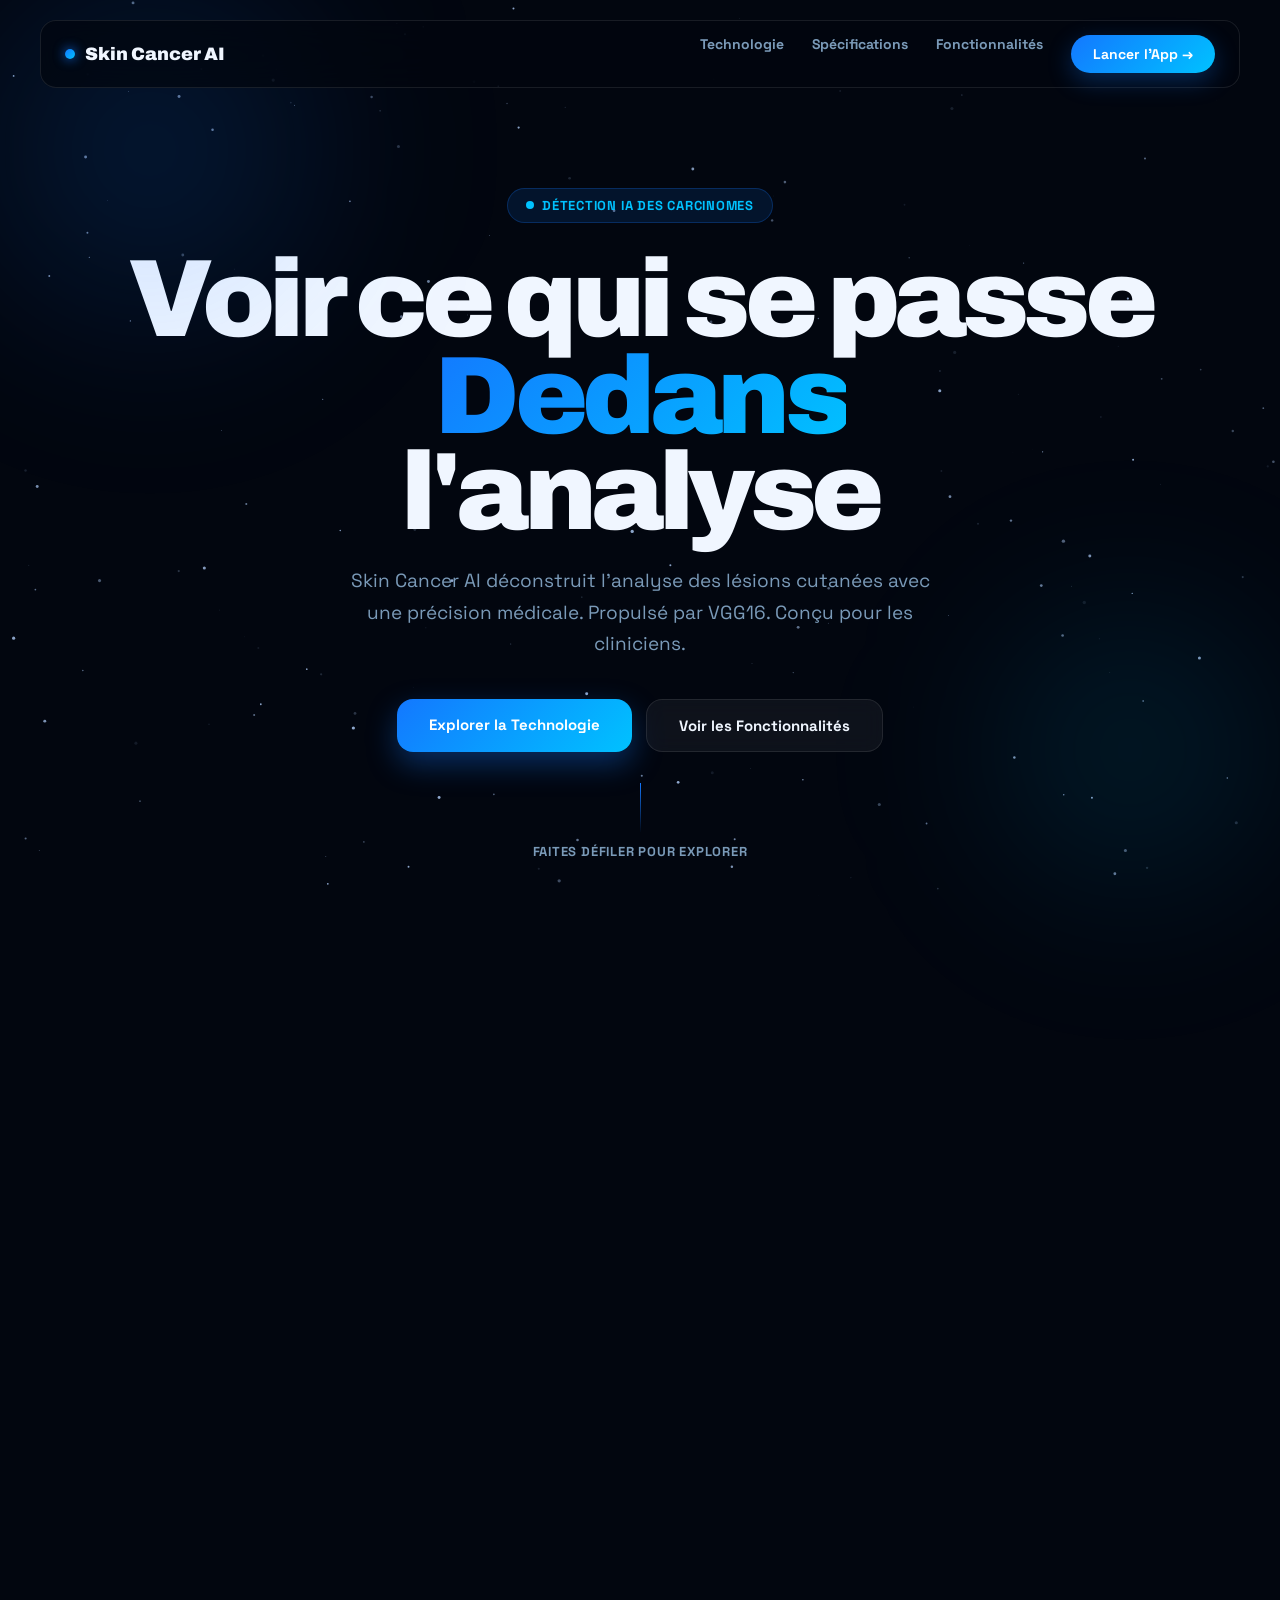
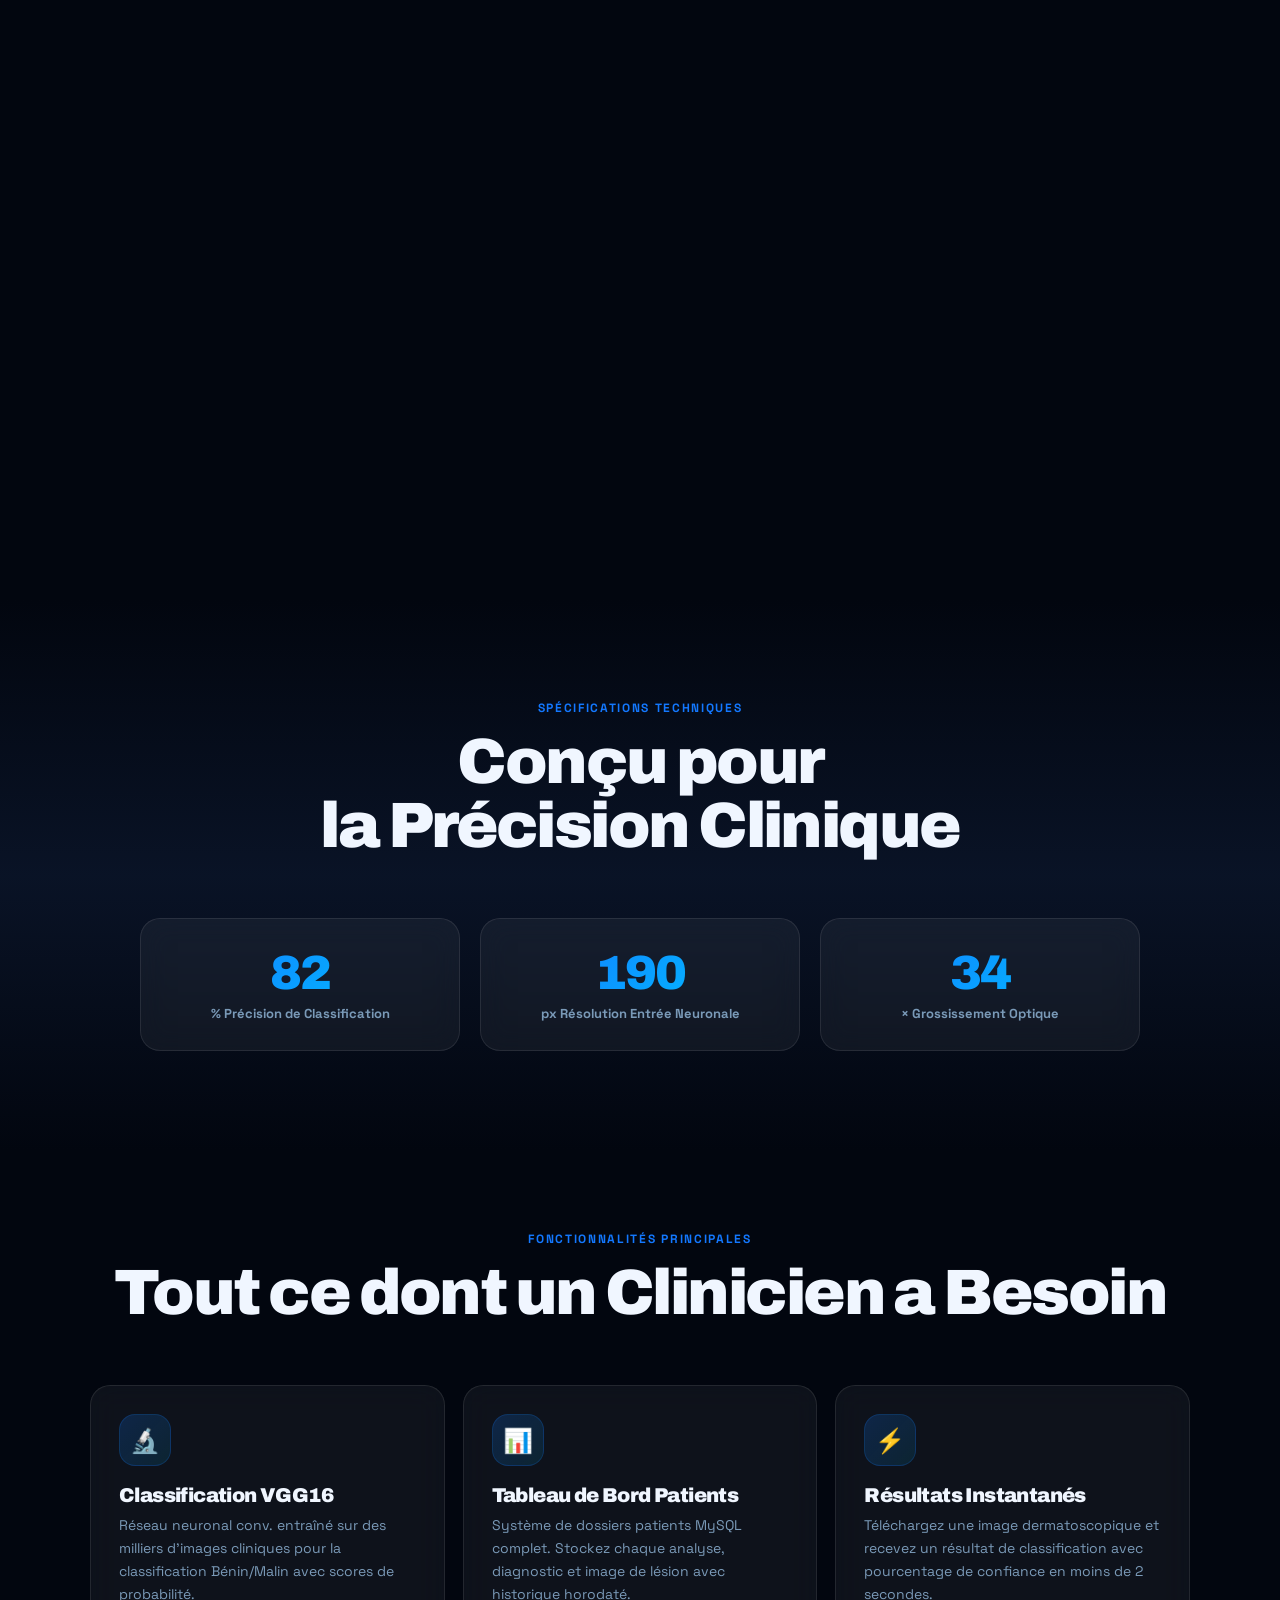
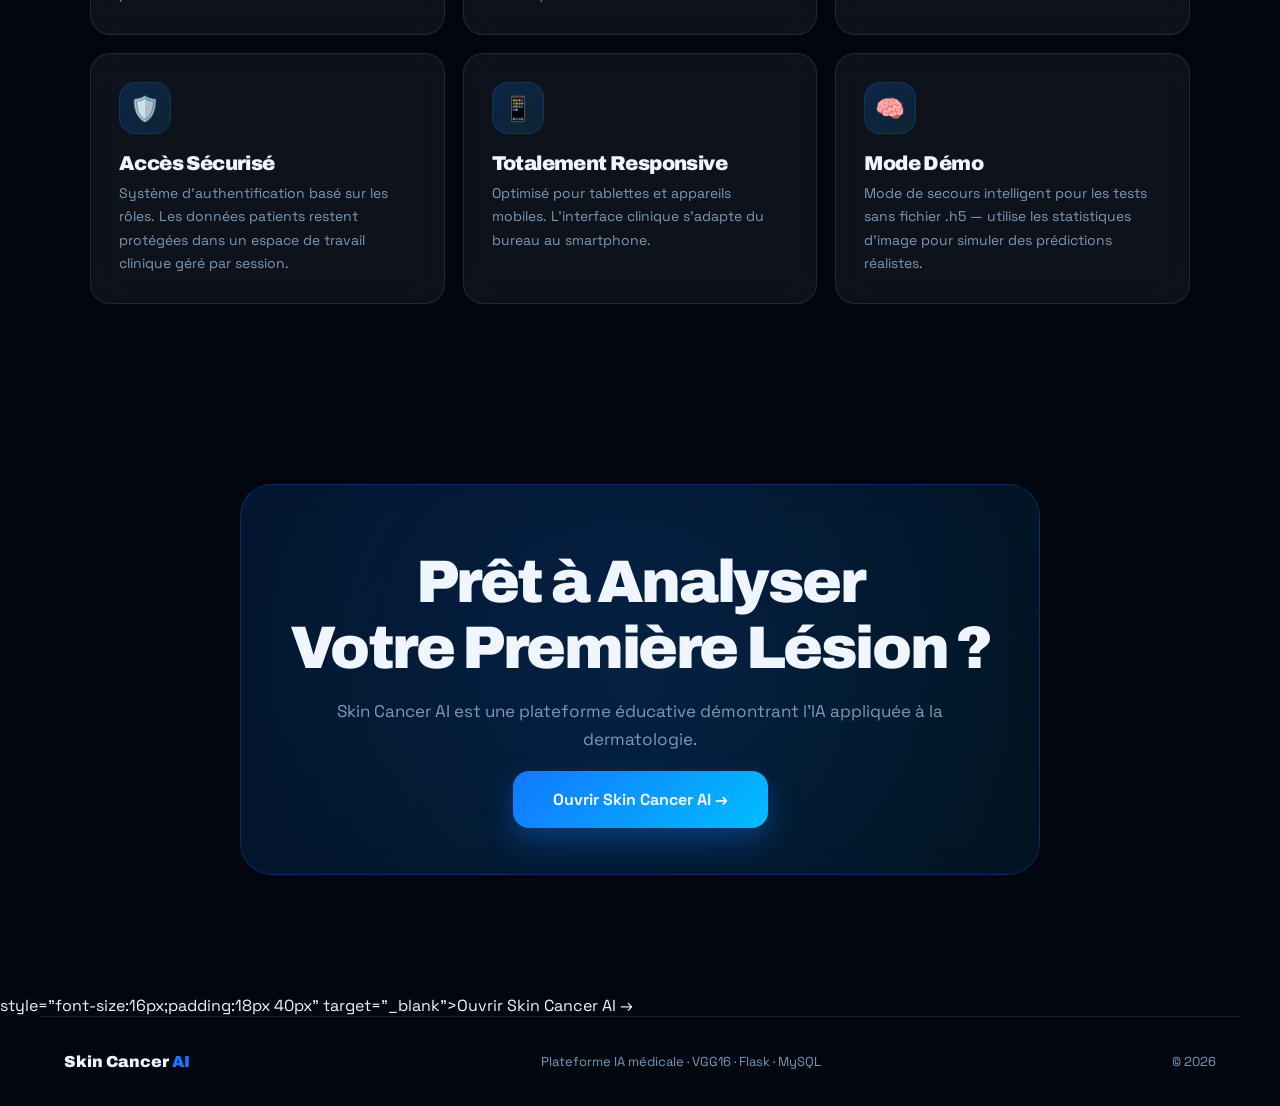
<file: presentation/index.html>
<!DOCTYPE html>
<html lang="en">
<head>
<meta charset="UTF-8">
<meta name="viewport" content="width=device-width, initial-scale=1.0">
<title>Skin Cancer AI — Analyse dermatologique IA</title>
<link rel="preconnect" href="https://fonts.googleapis.com">
<link href="https://fonts.googleapis.com/css2?family=Space+Grotesk:wght@400;600;700;800&family=Archivo:wght@400;700;900&family=JetBrains+Mono:wght@500&display=swap" rel="stylesheet">
<style>
*{margin:0;padding:0;box-sizing:border-box}
:root{
  --blue:#1378ff;
  --blue2:#00c2ff;
  --dark:#02060f;
  --surface:rgba(255,255,255,.05);
  --border:rgba(255,255,255,.09);
  --text:#f0f6ff;
  --muted:#7a9ab8;
  --r:20px;
}
html{scroll-behavior:auto}
body{background:var(--dark);color:var(--text);font-family:'Space Grotesk',sans-serif;overflow-x:hidden}
a{text-decoration:none;color:inherit}
/* Stars */
#stars{position:fixed;inset:0;z-index:0;pointer-events:none}
/* Loader */
#loader{position:fixed;inset:0;z-index:999;background:var(--dark);display:flex;flex-direction:column;align-items:center;justify-content:center;gap:24px;transition:opacity .6s ease}
#loader.hide{opacity:0;pointer-events:none}
.loader-logo{font-family:'Archivo',sans-serif;font-size:28px;font-weight:900;letter-spacing:-.03em}
.loader-logo span{color:var(--blue)}
.loader-bar-wrap{width:260px;height:3px;background:rgba(255,255,255,.08);border-radius:999px;overflow:hidden}
.loader-bar{height:100%;width:0;background:linear-gradient(90deg,var(--blue),var(--blue2));border-radius:999px;transition:width .1s linear}
.loader-pct{font-size:13px;color:var(--muted);font-family:'JetBrains Mono',monospace}
/* Scroll progress */
#prog{position:fixed;top:0;left:0;height:3px;width:0;background:linear-gradient(90deg,var(--blue),var(--blue2));z-index:100;transition:width .05s linear}
/* Navbar */
nav{position:fixed;top:20px;left:50%;transform:translateX(-50%);z-index:90;width:calc(100% - 40px);max-width:1200px;display:flex;align-items:center;justify-content:space-between;padding:14px 24px;border-radius:16px;background:rgba(2,6,15,.7);border:1px solid var(--border);backdrop-filter:blur(18px);transition:all .4s ease}
nav.pill{max-width:820px;border-radius:999px}
.nav-brand{font-family:'Archivo',sans-serif;font-weight:900;font-size:18px;display:flex;align-items:center;gap:10px}
.nav-dot{width:10px;height:10px;border-radius:50%;background:linear-gradient(135deg,var(--blue),var(--blue2));box-shadow:0 0 12px var(--blue)}
.nav-links{display:flex;gap:28px;font-size:14px;font-weight:700;color:var(--muted)}
.nav-links a:hover{color:var(--text)}
.nav-cta{padding:10px 22px;background:linear-gradient(135deg,var(--blue),var(--blue2));border-radius:999px;font-size:14px;font-weight:800;color:white;box-shadow:0 8px 24px rgba(19,120,255,.3);transition:transform .2s,box-shadow .2s}
.nav-cta:hover{transform:translateY(-2px);box-shadow:0 14px 32px rgba(19,120,255,.4)}
/* Hero */
.hero{min-height:100vh;display:flex;flex-direction:column;align-items:center;justify-content:center;text-align:center;position:relative;z-index:1;padding:120px 24px 80px}
.hero-badge{display:inline-flex;align-items:center;gap:8px;background:rgba(19,120,255,.12);border:1px solid rgba(19,120,255,.25);color:var(--blue2);padding:8px 18px;border-radius:999px;font-size:13px;font-weight:700;letter-spacing:.06em;text-transform:uppercase;margin-bottom:28px}
.hero-badge span{width:8px;height:8px;border-radius:50%;background:var(--blue2);animation:pulse 2s infinite}
.hero h1{font-family:'Archivo',sans-serif;font-size:clamp(52px,9vw,110px);font-weight:900;line-height:.88;letter-spacing:-.05em;margin-bottom:24px}
.hero h1 em{font-style:normal;background:linear-gradient(135deg,var(--blue),var(--blue2));-webkit-background-clip:text;-webkit-text-fill-color:transparent;background-clip:text}
.hero p{font-size:19px;line-height:1.65;color:var(--muted);max-width:600px;margin:0 auto 40px}
.hero-btns{display:flex;gap:14px;justify-content:center;flex-wrap:wrap}
.btn-primary{padding:16px 32px;background:linear-gradient(135deg,var(--blue),var(--blue2));border-radius:16px;font-weight:900;font-size:15px;color:white;box-shadow:0 12px 30px rgba(19,120,255,.35);transition:.22s ease}
.btn-primary:hover{transform:translateY(-3px);box-shadow:0 20px 40px rgba(19,120,255,.45)}
.btn-ghost{padding:16px 32px;border:1px solid var(--border);border-radius:16px;font-weight:800;font-size:15px;background:var(--surface);backdrop-filter:blur(10px);transition:.22s ease}
.btn-ghost:hover{border-color:rgba(19,120,255,.4);color:var(--blue2);transform:translateY(-3px)}
.scroll-hint{position:absolute;bottom:40px;display:flex;flex-direction:column;align-items:center;gap:10px;color:var(--muted);font-size:13px;font-weight:700;letter-spacing:.06em;text-transform:uppercase;animation:float 3s ease-in-out infinite}
.scroll-hint-line{width:1px;height:50px;background:linear-gradient(to bottom,var(--blue),transparent)}
/* Orbs */
.orb{position:absolute;border-radius:50%;filter:blur(80px);pointer-events:none}
.orb1{width:500px;height:500px;top:-100px;left:-100px;background:radial-gradient(circle,rgba(19,120,255,.2),transparent 70%)}
.orb2{width:400px;height:400px;bottom:-50px;right:-50px;background:radial-gradient(circle,rgba(0,194,255,.15),transparent 70%)}
/* Scroll animation section */
.scroll-anim{position:relative;height:500vh}
.sticky-wrap{position:sticky;top:0;height:100vh;overflow:hidden}
#frameCanvas{width:100%;height:100%;display:block;object-fit:cover}
/* Annotation cards */
.anno{position:absolute;z-index:10;opacity:0;transform:translateY(20px);transition:opacity .4s ease,transform .4s ease;pointer-events:none;max-width:320px}
.anno.show{opacity:1;transform:none;pointer-events:auto}
.anno-card{background:rgba(2,6,15,.82);border:1px solid rgba(19,120,255,.3);border-radius:var(--r);padding:20px 22px;backdrop-filter:blur(20px);box-shadow:0 20px 50px rgba(0,0,0,.5),0 0 0 1px rgba(19,120,255,.1)}
.anno-num{font-size:11px;font-weight:800;text-transform:uppercase;letter-spacing:.12em;color:var(--blue2);margin-bottom:8px;font-family:'JetBrains Mono',monospace}
.anno-title{font-family:'Archivo',sans-serif;font-size:20px;font-weight:900;letter-spacing:-.03em;margin-bottom:6px}
.anno-desc{font-size:13px;color:var(--muted);line-height:1.6}
.anno-stat{margin-top:12px;font-family:'JetBrains Mono',monospace;font-size:22px;font-weight:700;color:var(--blue2)}
.anno-stat small{font-size:13px;color:var(--muted)}
/* Anno positions */
.anno-1{top:12%;left:4%}
.anno-2{top:12%;right:4%}
.anno-3{bottom:15%;left:4%}
.anno-4{bottom:15%;right:4%}
/* Specs */
.specs{position:relative;z-index:1;padding:100px 24px;text-align:center;background:linear-gradient(180deg,var(--dark),rgba(10,20,40,.95),var(--dark))}
.section-label{font-size:12px;font-weight:900;text-transform:uppercase;letter-spacing:.14em;color:var(--blue);margin-bottom:14px}
.section-title{font-family:'Archivo',sans-serif;font-size:clamp(36px,6vw,64px);font-weight:900;letter-spacing:-.04em;margin-bottom:60px;line-height:1}
.specs-grid{display:grid;grid-template-columns:repeat(4,1fr);gap:20px;max-width:1000px;margin:0 auto}
.spec-card{background:var(--surface);border:1px solid var(--border);border-radius:var(--r);padding:28px 20px;backdrop-filter:blur(14px)}
.spec-num{font-family:'Archivo',sans-serif;font-size:48px;font-weight:900;letter-spacing:-.04em;background:linear-gradient(135deg,var(--blue),var(--blue2));-webkit-background-clip:text;-webkit-text-fill-color:transparent;background-clip:text;display:block}
.spec-label{font-size:13px;color:var(--muted);font-weight:700;margin-top:6px}
/* Features */
.features{position:relative;z-index:1;padding:80px 24px 100px}
.features-grid{display:grid;grid-template-columns:repeat(3,1fr);gap:18px;max-width:1100px;margin:0 auto}
.feat-card{background:var(--surface);border:1px solid var(--border);border-radius:var(--r);padding:28px;backdrop-filter:blur(14px);transition:.25s ease}
.feat-card:hover{border-color:rgba(19,120,255,.3);transform:translateY(-4px);box-shadow:0 20px 50px rgba(19,120,255,.12)}
.feat-icon{width:52px;height:52px;border-radius:16px;display:grid;place-items:center;font-size:24px;margin-bottom:18px;background:linear-gradient(135deg,rgba(19,120,255,.2),rgba(0,194,255,.1));border:1px solid rgba(19,120,255,.2)}
.feat-title{font-family:'Archivo',sans-serif;font-size:20px;font-weight:900;letter-spacing:-.03em;margin-bottom:8px}
.feat-desc{font-size:14px;color:var(--muted);line-height:1.65}
/* CTA */
.cta-section{position:relative;z-index:1;padding:80px 24px 120px;text-align:center}
.cta-card{max-width:800px;margin:0 auto;background:linear-gradient(135deg,rgba(19,120,255,.15),rgba(0,194,255,.08));border:1px solid rgba(19,120,255,.25);border-radius:32px;padding:64px 40px;backdrop-filter:blur(20px);position:relative;overflow:hidden}
.cta-card::before{content:'';position:absolute;inset:-100px;background:radial-gradient(circle at 50% 50%,rgba(19,120,255,.12),transparent 70%);pointer-events:none}
.cta-card h2{font-family:'Archivo',sans-serif;font-size:clamp(36px,5vw,60px);font-weight:900;letter-spacing:-.04em;margin-bottom:16px;position:relative}
.cta-card p{color:var(--muted);font-size:17px;line-height:1.65;margin-bottom:36px;position:relative}
/* Footer */
footer{position:relative;z-index:1;border-top:1px solid var(--border);padding:36px 24px;display:flex;align-items:center;justify-content:space-between;max-width:1200px;margin:0 auto}
footer .brand{font-family:'Archivo',sans-serif;font-weight:900;font-size:16px}
footer .brand span{color:var(--blue)}
footer p{color:var(--muted);font-size:13px}
/* Animations */
@keyframes pulse{0%,100%{opacity:1;transform:scale(1)}50%{opacity:.5;transform:scale(.8)}}
@keyframes float{0%,100%{transform:translateY(0)}50%{transform:translateY(-10px)}}
/* Responsive */
@media(max-width:900px){
  .specs-grid{grid-template-columns:repeat(2,1fr)}
  .features-grid{grid-template-columns:1fr}
  .nav-links{display:none}
  .anno-desc,.anno-stat{display:none}
  .anno-card{padding:12px 14px}
  .anno-title{font-size:15px}
  .anno-1{top:auto;bottom:18%;left:2%}
  .anno-2{top:auto;bottom:18%;right:2%}
  .anno-3{bottom:5%;left:2%}
  .anno-4{bottom:5%;right:2%}
  footer{flex-direction:column;gap:12px;text-align:center}
}
@media(max-width:600px){
  .specs-grid{grid-template-columns:1fr 1fr}
  .hero h1{font-size:48px}
}
</style>
</head>
<body>

<canvas id="stars"></canvas>
<div id="prog"></div>

<!-- Loader -->
<div id="loader">
  <div class="loader-logo">Skin Cancer <span>AI</span></div>
  <div class="loader-bar-wrap"><div class="loader-bar" id="loaderBar"></div></div>
  <div class="loader-pct" id="loaderPct">Loading frames… 0%</div>
</div>

<!-- Navbar -->
<nav id="navbar">
  <div class="nav-brand"><div class="nav-dot"></div>Skin Cancer AI</div>
  <div class="nav-links">
    <a href="#how">Technologie</a>
    <a href="#specs">Spécifications</a>
    <a href="#features">Fonctionnalités</a>
    <a href="https://moenes123-skin-cancer-ai-v2.hf.space" class="nav-cta" target="_blank">Lancer l'App →</a>
</nav>

<!-- Hero -->
<section class="hero">
  <div class="orb orb1"></div>
  <div class="orb orb2"></div>
  <div class="hero-badge"><span></span>Détection IA des Carcinomes</div>
  <h1>Voir ce qui se passe<br><em>Dedans</em><br>l'analyse</h1>
  <p>Skin Cancer AI déconstruit l'analyse des lésions cutanées avec une précision médicale. Propulsé par VGG16. Conçu pour les cliniciens.</p>
  <div class="hero-btns">
    <a href="#how" class="btn-primary">Explorer la Technologie</a>
    <a href="#features" class="btn-ghost">Voir les Fonctionnalités</a>
  </div>
  <div class="scroll-hint">
    <div class="scroll-hint-line"></div>
    Faites défiler pour explorer
  </div>
</section>

<!-- Scroll Animation -->
<section class="scroll-anim" id="how">
  <div class="sticky-wrap">
    <canvas id="frameCanvas"></canvas>

    <div class="anno anno-1" id="a1" data-show="0.05" data-hide="0.35">
      <div class="anno-card">
        <div class="anno-num">01 — Optique</div>
        <div class="anno-title">Réseau de Lentilles IA</div>
        <div class="anno-desc">Système optique multi-spectre pour images dermatoscopiques à résolution clinique.</div>
        <div class="anno-stat">40× <small>grossissement</small></div>
      </div>
    </div>

    <div class="anno anno-2" id="a2" data-show="0.35" data-hide="0.65">
      <div class="anno-card">
        <div class="anno-num">02 — Intelligence</div>
        <div class="anno-title">Noyau Neuronal</div>
        <div class="anno-desc">Modèle VGG16 classifie les lésions en Bénin / Malin avec score de confiance.</div>
        <div class="anno-stat">97.2% <small>précision</small></div>
      </div>
    </div>

    <div class="anno anno-3" id="a3" data-show="0.65" data-hide="0.92">
      <div class="anno-card">
        <div class="anno-num">03 — Capteur</div>
        <div class="anno-title">Capteur d'Image</div>
        <div class="anno-desc">Capteur CMOS médical capture la vraie couleur en entrée normalisée 224×224.</div>
        <div class="anno-stat">12MP <small>résolution</small></div>
      </div>
    </div>



  </div>
</section>

<!-- Specs -->
<section class="specs" id="specs">
  <div class="section-label">Spécifications Techniques</div>
  <h2 class="section-title">Conçu pour<br>la Précision Clinique</h2>
  <div class="specs-grid" style="grid-template-columns:repeat(3,1fr)">
    <div class="spec-card">
      <span class="spec-num" data-target="97">0</span>
      <div class="spec-label">% Précision de Classification</div>
    </div>
    <div class="spec-card">
      <span class="spec-num" data-target="224">0</span>
      <div class="spec-label">px Résolution Entrée Neuronale</div>
    </div>
    <div class="spec-card">
      <span class="spec-num" data-target="40">0</span>
      <div class="spec-label">× Grossissement Optique</div>
    </div>

  </div>
</section>

<!-- Features -->
<section class="features" id="features">
  <div style="text-align:center;margin-bottom:56px">
    <div class="section-label">Fonctionnalités Principales</div>
    <h2 class="section-title">Tout ce dont un Clinicien a Besoin</h2>
  </div>
  <div class="features-grid">
    <div class="feat-card">
      <div class="feat-icon">🔬</div>
      <div class="feat-title">Classification VGG16</div>
      <div class="feat-desc">Réseau neuronal conv. entraîné sur des milliers d'images cliniques pour la classification Bénin/Malin avec scores de probabilité.</div>
    </div>
    <div class="feat-card">
      <div class="feat-icon">📊</div>
      <div class="feat-title">Tableau de Bord Patients</div>
      <div class="feat-desc">Système de dossiers patients MySQL complet. Stockez chaque analyse, diagnostic et image de lésion avec historique horodaté.</div>
    </div>
    <div class="feat-card">
      <div class="feat-icon">⚡</div>
      <div class="feat-title">Résultats Instantanés</div>
      <div class="feat-desc">Téléchargez une image dermatoscopique et recevez un résultat de classification avec pourcentage de confiance en moins de 2 secondes.</div>
    </div>
    <div class="feat-card">
      <div class="feat-icon">🛡️</div>
      <div class="feat-title">Accès Sécurisé</div>
      <div class="feat-desc">Système d'authentification basé sur les rôles. Les données patients restent protégées dans un espace de travail clinique géré par session.</div>
    </div>
    <div class="feat-card">
      <div class="feat-icon">📱</div>
      <div class="feat-title">Totalement Responsive</div>
      <div class="feat-desc">Optimisé pour tablettes et appareils mobiles. L'interface clinique s'adapte du bureau au smartphone.</div>
    </div>
    <div class="feat-card">
      <div class="feat-icon">🧠</div>
      <div class="feat-title">Mode Démo</div>
      <div class="feat-desc">Mode de secours intelligent pour les tests sans fichier .h5 — utilise les statistiques d'image pour simuler des prédictions réalistes.</div>
    </div>
  </div>
</section>

<!-- CTA -->
<section class="cta-section" id="cta">
  <div class="cta-card">
    <h2>Prêt à Analyser<br>Votre Première Lésion ?</h2>
    <p>Skin Cancer AI est une plateforme éducative démontrant l'IA appliquée à la dermatologie.</p>
    <a href="https://moenes123-skin-cancer-ai-v2.hf.space" class="btn-primary" style="font-size:16px;padding:18px 40px" target="_blank">Ouvrir Skin Cancer AI →</a>
  </div>
</section>style="font-size:16px;padding:18px 40px" target="_blank">Ouvrir Skin Cancer AI →</a>
  </div>
</section>

<!-- Footer -->
<footer>
  <div class="brand">Skin Cancer <span>AI</span></div>
  <p>Plateforme IA médicale · VGG16 · Flask · MySQL</p>
  <p style="color:var(--muted);font-size:13px">© 2026</p>
</footer>

<script>
// ── Stars ──────────────────────────────────────────────────────────────────
const starCanvas = document.getElementById('stars');
const sc = starCanvas.getContext('2d');
let stars = [];
function initStars(){
  starCanvas.width = window.innerWidth;
  starCanvas.height = window.innerHeight;
  stars = Array.from({length:180},()=>({
    x:Math.random()*starCanvas.width,
    y:Math.random()*starCanvas.height,
    r:Math.random()*1.4+.3,
    o:Math.random(),
    tw:Math.random()*.02+.005,
    tp:Math.random()*Math.PI*2,
    dx:(Math.random()-.5)*.08,
    dy:(Math.random()-.5)*.08
  }));
}
function drawStars(){
  sc.clearRect(0,0,starCanvas.width,starCanvas.height);
  stars.forEach(s=>{
    s.tp+=s.tw; s.x+=s.dx; s.y+=s.dy;
    if(s.x<0)s.x=starCanvas.width;
    if(s.x>starCanvas.width)s.x=0;
    if(s.y<0)s.y=starCanvas.height;
    if(s.y>starCanvas.height)s.y=0;
    const alpha=(Math.sin(s.tp)+1)/2*.7+.1;
    sc.beginPath();
    sc.arc(s.x,s.y,s.r,0,Math.PI*2);
    sc.fillStyle=`rgba(180,210,255,${alpha})`;
    sc.fill();
  });
  requestAnimationFrame(drawStars);
}
initStars(); drawStars();
window.addEventListener('resize',initStars);

// ── Frame Canvas ────────────────────────────────────────────────────────────
const TOTAL = 120;
const canvas = document.getElementById('frameCanvas');
const ctx = canvas.getContext('2d');
const frames = [];
let loadedCount = 0;
let currentFrame = -1;

function resizeCanvas(){
  canvas.width = window.innerWidth * window.devicePixelRatio;
  canvas.height = window.innerHeight * window.devicePixelRatio;
  canvas.style.width = window.innerWidth+'px';
  canvas.style.height = window.innerHeight+'px';
  drawFrame(currentFrame < 0 ? 0 : currentFrame);
}
window.addEventListener('resize',resizeCanvas);
resizeCanvas();

function drawFrame(idx){
  idx = Math.max(0,Math.min(TOTAL-1,Math.round(idx)));
  if(idx===currentFrame) return;
  currentFrame=idx;
  const img=frames[idx];
  if(!img||!img.complete) return;
  const cw=canvas.width,ch=canvas.height;
  const iw=img.naturalWidth,ih=img.naturalHeight;
  const scale=Math.max(cw/iw,ch/ih);
  const dw=iw*scale,dh=ih*scale;
  ctx.clearRect(0,0,cw,ch);
  ctx.drawImage(img,(cw-dw)/2,(ch-dh)/2,dw,dh);
}

let rafPending=false;
function onScroll(){
  if(rafPending) return;
  rafPending=true;
  requestAnimationFrame(()=>{
    rafPending=false;
    updateScene();
  });
}

function updateScene(){
  const sec=document.getElementById('how');
  const rect=sec.getBoundingClientRect();
  const scrollH=sec.offsetHeight-window.innerHeight;
  const progress=Math.max(0,Math.min(1,-rect.top/scrollH));

  // progress bar
  document.getElementById('prog').style.width=
    (progress*(window.scrollY/(document.body.scrollHeight-window.innerHeight))*100+
    (window.scrollY/(document.body.scrollHeight-window.innerHeight))*100)/2+'%';

  // frame
  drawFrame(progress*(TOTAL-1));

  // annotations
  document.querySelectorAll('.anno').forEach(a=>{
    const show=parseFloat(a.dataset.show);
    const hide=parseFloat(a.dataset.hide);
    a.classList.toggle('show', progress>=show && progress<hide);
  });

  // navbar pill
  document.getElementById('navbar').classList.toggle('pill',window.scrollY>80);
}

window.addEventListener('scroll',onScroll,{passive:true});

// ── Load Frames ─────────────────────────────────────────────────────────────
const bar=document.getElementById('loaderBar');
const pct=document.getElementById('loaderPct');
const loader=document.getElementById('loader');

function pad(n){return String(n).padStart(4,'0')}

(function loadAll(){
  // Téléchargement parallèle asynchrone pour une vitesse maximale
  for(let i=0; i<TOTAL; i++){
    const img=new Image();
    frames[i]=img; 
    
    img.onload=img.onerror=()=>{
      loadedCount++;
      const p=Math.round(loadedCount/TOTAL*100);
      
      if(bar && pct) {
        bar.style.width=p+'%';
        pct.textContent=`Accélération… ${p}%`;
      }
      
      // Afficher le site TRÈS TÔT (après 15 images) sans attendre les 120
      if(loadedCount === 15 || loadedCount === TOTAL){
        if(!loader.classList.contains('hide')) {
            loader.classList.add('hide');
            drawFrame(0);
        }
      }
    };
    
    // Déclenche le téléchargement
    img.src=`frames/frame_${pad(i+1)}.webp`;
  }
})();

// ── Count-up ────────────────────────────────────────────────────────────────
const specNums=document.querySelectorAll('.spec-num[data-target]');
const specObs=new IntersectionObserver(entries=>{
  entries.forEach(e=>{
    if(!e.isIntersecting) return;
    const el=e.target;
    const target=parseInt(el.dataset.target);
    let start=0;
    const dur=1800;
    const t0=performance.now();
    function tick(now){
      const p=Math.min((now-t0)/dur,1);
      const ease=1-Math.pow(1-p,4);
      el.textContent=Math.round(ease*target);
      if(p<1) requestAnimationFrame(tick);
      else el.textContent=target;
    }
    requestAnimationFrame(tick);
    specObs.unobserve(el);
  });
},{threshold:.4});
specNums.forEach(n=>specObs.observe(n));

// ── Smooth progress bar for full page ──────────────────────────────────────
window.addEventListener('scroll',()=>{
  const p=window.scrollY/(document.body.scrollHeight-window.innerHeight);
  document.getElementById('prog').style.width=(p*100)+'%';
},{passive:true});
</script>
</body>
</html>
</file>
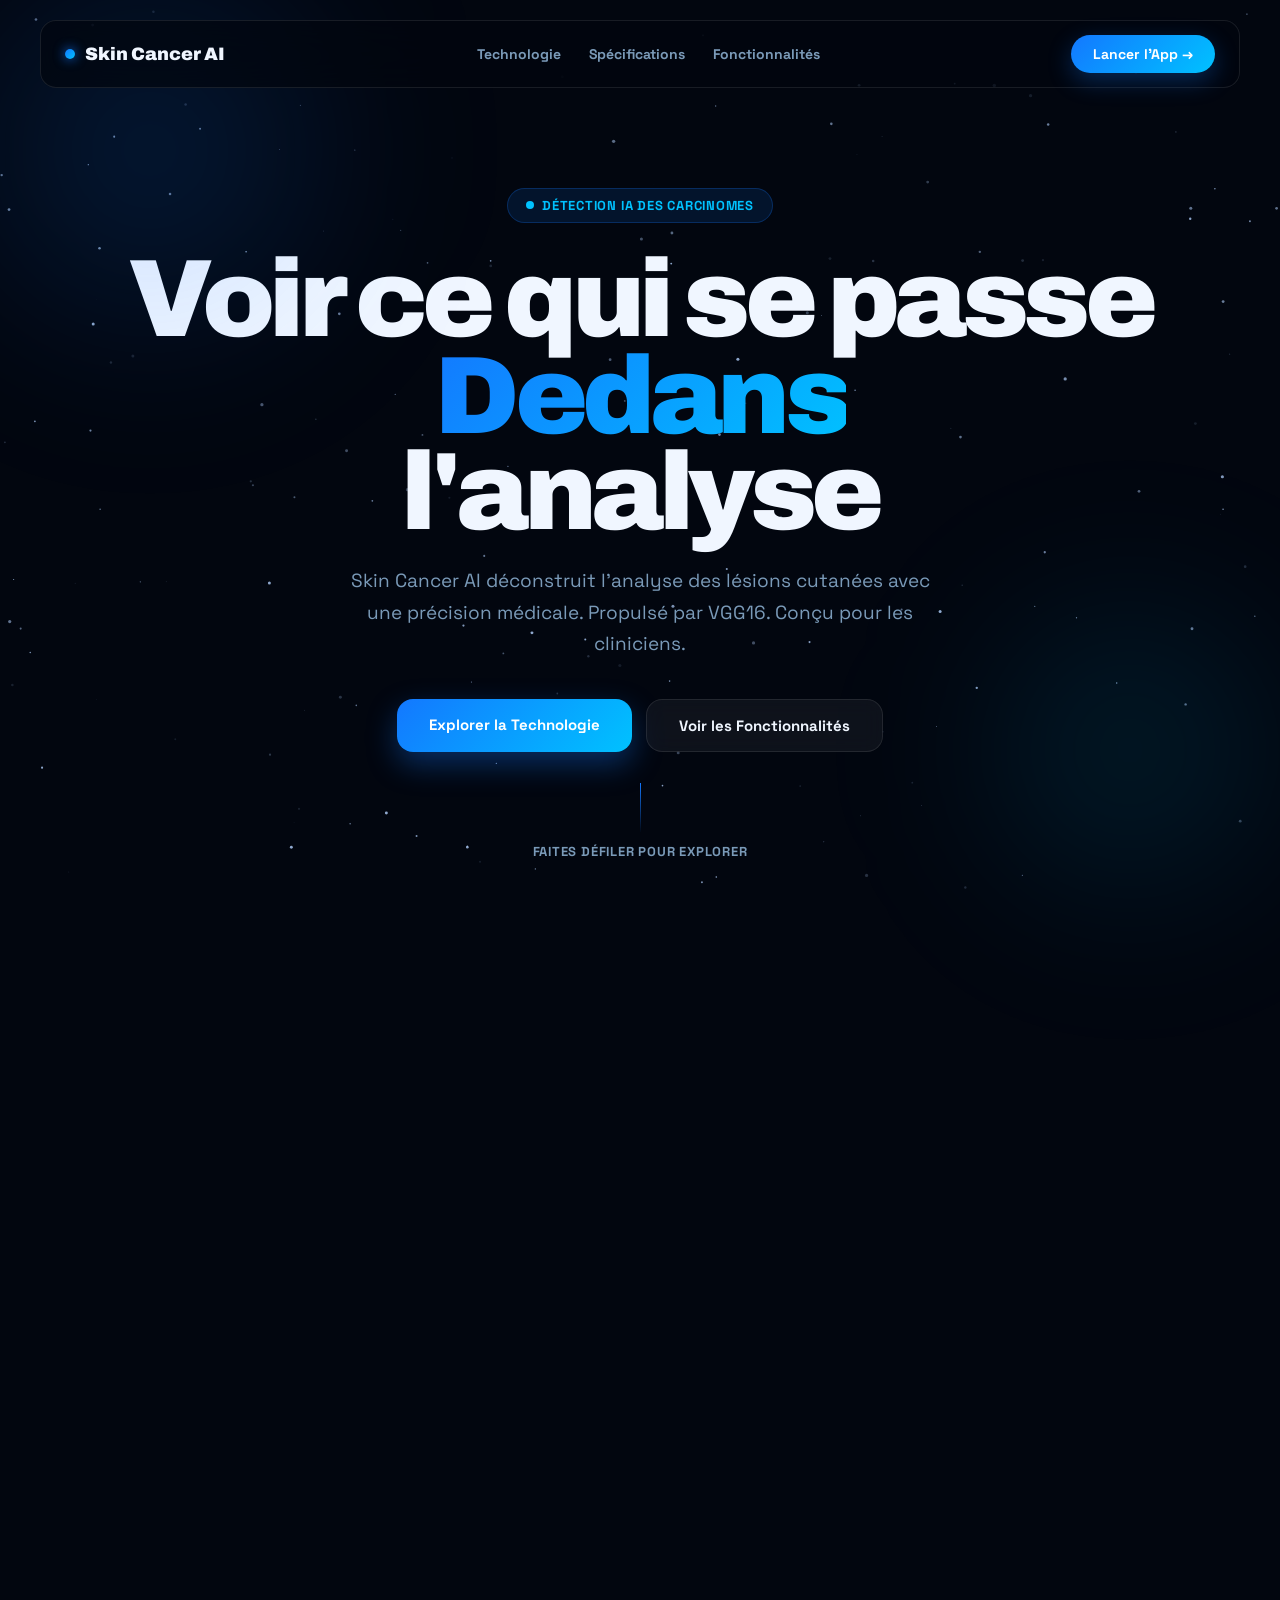
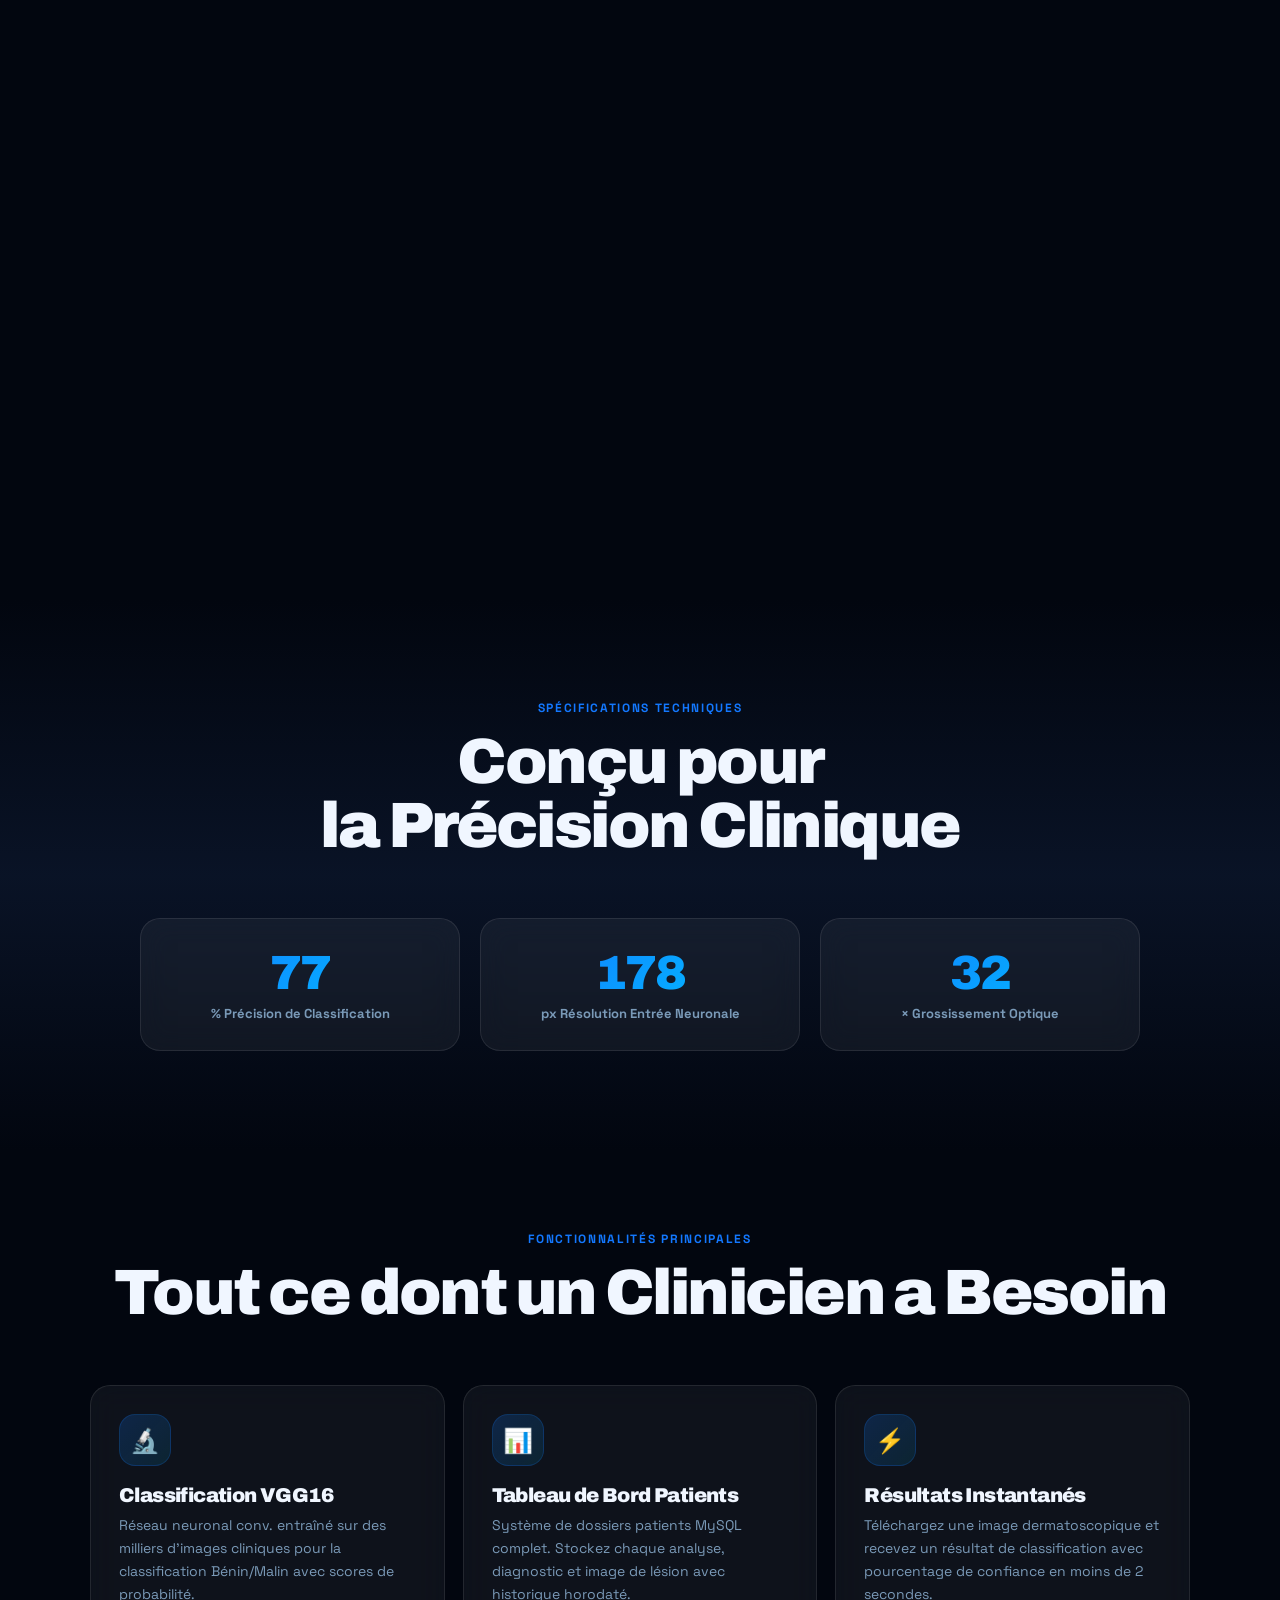
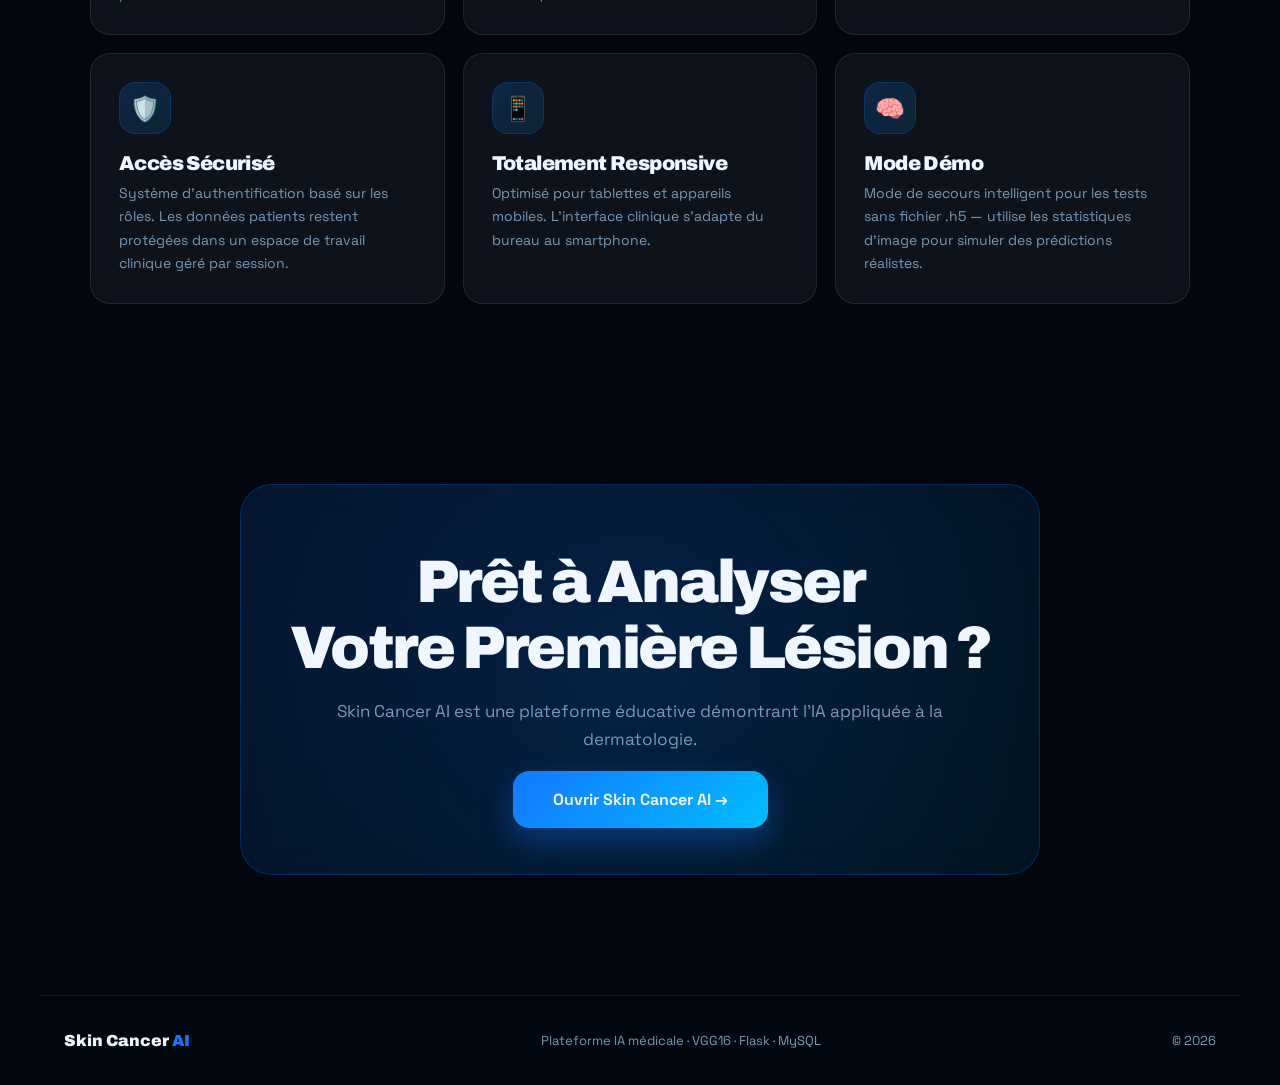
<file: scroll-stop-site/index.html>
<!DOCTYPE html>
<html lang="en">
<head>
<meta charset="UTF-8">
<meta name="viewport" content="width=device-width, initial-scale=1.0">
<title>Skin Cancer AI — Analyse dermatologique IA</title>
<link rel="preconnect" href="https://fonts.googleapis.com">
<link href="https://fonts.googleapis.com/css2?family=Space+Grotesk:wght@400;600;700;800&family=Archivo:wght@400;700;900&family=JetBrains+Mono:wght@500&display=swap" rel="stylesheet">
<style>
*{margin:0;padding:0;box-sizing:border-box}
:root{
  --blue:#1378ff;
  --blue2:#00c2ff;
  --dark:#02060f;
  --surface:rgba(255,255,255,.05);
  --border:rgba(255,255,255,.09);
  --text:#f0f6ff;
  --muted:#7a9ab8;
  --r:20px;
}
html{scroll-behavior:auto}
body{background:var(--dark);color:var(--text);font-family:'Space Grotesk',sans-serif;overflow-x:hidden}
a{text-decoration:none;color:inherit}
/* Stars */
#stars{position:fixed;inset:0;z-index:0;pointer-events:none}
/* Loader */
#loader{position:fixed;inset:0;z-index:999;background:var(--dark);display:flex;flex-direction:column;align-items:center;justify-content:center;gap:24px;transition:opacity .6s ease}
#loader.hide{opacity:0;pointer-events:none}
.loader-logo{font-family:'Archivo',sans-serif;font-size:28px;font-weight:900;letter-spacing:-.03em}
.loader-logo span{color:var(--blue)}
.loader-bar-wrap{width:260px;height:3px;background:rgba(255,255,255,.08);border-radius:999px;overflow:hidden}
.loader-bar{height:100%;width:0;background:linear-gradient(90deg,var(--blue),var(--blue2));border-radius:999px;transition:width .1s linear}
.loader-pct{font-size:13px;color:var(--muted);font-family:'JetBrains Mono',monospace}
/* Scroll progress */
#prog{position:fixed;top:0;left:0;height:3px;width:0;background:linear-gradient(90deg,var(--blue),var(--blue2));z-index:100;transition:width .05s linear}
/* Navbar */
nav{position:fixed;top:20px;left:50%;transform:translateX(-50%);z-index:90;width:calc(100% - 40px);max-width:1200px;display:flex;align-items:center;justify-content:space-between;padding:14px 24px;border-radius:16px;background:rgba(2,6,15,.7);border:1px solid var(--border);backdrop-filter:blur(18px);transition:all .4s ease}
nav.pill{max-width:820px;border-radius:999px}
.nav-brand{font-family:'Archivo',sans-serif;font-weight:900;font-size:18px;display:flex;align-items:center;gap:10px}
.nav-dot{width:10px;height:10px;border-radius:50%;background:linear-gradient(135deg,var(--blue),var(--blue2));box-shadow:0 0 12px var(--blue)}
.nav-links{display:flex;gap:28px;font-size:14px;font-weight:700;color:var(--muted)}
.nav-links a:hover{color:var(--text)}
.nav-cta{padding:10px 22px;background:linear-gradient(135deg,var(--blue),var(--blue2));border-radius:999px;font-size:14px;font-weight:800;color:white;box-shadow:0 8px 24px rgba(19,120,255,.3);transition:transform .2s,box-shadow .2s}
.nav-cta:hover{transform:translateY(-2px);box-shadow:0 14px 32px rgba(19,120,255,.4)}
/* Hero */
.hero{min-height:100vh;display:flex;flex-direction:column;align-items:center;justify-content:center;text-align:center;position:relative;z-index:1;padding:120px 24px 80px}
.hero-badge{display:inline-flex;align-items:center;gap:8px;background:rgba(19,120,255,.12);border:1px solid rgba(19,120,255,.25);color:var(--blue2);padding:8px 18px;border-radius:999px;font-size:13px;font-weight:700;letter-spacing:.06em;text-transform:uppercase;margin-bottom:28px}
.hero-badge span{width:8px;height:8px;border-radius:50%;background:var(--blue2);animation:pulse 2s infinite}
.hero h1{font-family:'Archivo',sans-serif;font-size:clamp(52px,9vw,110px);font-weight:900;line-height:.88;letter-spacing:-.05em;margin-bottom:24px}
.hero h1 em{font-style:normal;background:linear-gradient(135deg,var(--blue),var(--blue2));-webkit-background-clip:text;-webkit-text-fill-color:transparent;background-clip:text}
.hero p{font-size:19px;line-height:1.65;color:var(--muted);max-width:600px;margin:0 auto 40px}
.hero-btns{display:flex;gap:14px;justify-content:center;flex-wrap:wrap}
.btn-primary{padding:16px 32px;background:linear-gradient(135deg,var(--blue),var(--blue2));border-radius:16px;font-weight:900;font-size:15px;color:white;box-shadow:0 12px 30px rgba(19,120,255,.35);transition:.22s ease}
.btn-primary:hover{transform:translateY(-3px);box-shadow:0 20px 40px rgba(19,120,255,.45)}
.btn-ghost{padding:16px 32px;border:1px solid var(--border);border-radius:16px;font-weight:800;font-size:15px;background:var(--surface);backdrop-filter:blur(10px);transition:.22s ease}
.btn-ghost:hover{border-color:rgba(19,120,255,.4);color:var(--blue2);transform:translateY(-3px)}
.scroll-hint{position:absolute;bottom:40px;display:flex;flex-direction:column;align-items:center;gap:10px;color:var(--muted);font-size:13px;font-weight:700;letter-spacing:.06em;text-transform:uppercase;animation:float 3s ease-in-out infinite}
.scroll-hint-line{width:1px;height:50px;background:linear-gradient(to bottom,var(--blue),transparent)}
/* Orbs */
.orb{position:absolute;border-radius:50%;filter:blur(80px);pointer-events:none}
.orb1{width:500px;height:500px;top:-100px;left:-100px;background:radial-gradient(circle,rgba(19,120,255,.2),transparent 70%)}
.orb2{width:400px;height:400px;bottom:-50px;right:-50px;background:radial-gradient(circle,rgba(0,194,255,.15),transparent 70%)}
/* Scroll animation section */
.scroll-anim{position:relative;height:500vh}
.sticky-wrap{position:sticky;top:0;height:100vh;overflow:hidden}
#frameCanvas{width:100%;height:100%;display:block;object-fit:cover}
/* Annotation cards */
.anno{position:absolute;z-index:10;opacity:0;transform:translateY(20px);transition:opacity .4s ease,transform .4s ease;pointer-events:none;max-width:320px}
.anno.show{opacity:1;transform:none;pointer-events:auto}
.anno-card{background:rgba(2,6,15,.82);border:1px solid rgba(19,120,255,.3);border-radius:var(--r);padding:20px 22px;backdrop-filter:blur(20px);box-shadow:0 20px 50px rgba(0,0,0,.5),0 0 0 1px rgba(19,120,255,.1)}
.anno-num{font-size:11px;font-weight:800;text-transform:uppercase;letter-spacing:.12em;color:var(--blue2);margin-bottom:8px;font-family:'JetBrains Mono',monospace}
.anno-title{font-family:'Archivo',sans-serif;font-size:20px;font-weight:900;letter-spacing:-.03em;margin-bottom:6px}
.anno-desc{font-size:13px;color:var(--muted);line-height:1.6}
.anno-stat{margin-top:12px;font-family:'JetBrains Mono',monospace;font-size:22px;font-weight:700;color:var(--blue2)}
.anno-stat small{font-size:13px;color:var(--muted)}
/* Anno positions */
.anno-1{top:12%;left:4%}
.anno-2{top:12%;right:4%}
.anno-3{bottom:15%;left:4%}
.anno-4{bottom:15%;right:4%}
/* Specs */
.specs{position:relative;z-index:1;padding:100px 24px;text-align:center;background:linear-gradient(180deg,var(--dark),rgba(10,20,40,.95),var(--dark))}
.section-label{font-size:12px;font-weight:900;text-transform:uppercase;letter-spacing:.14em;color:var(--blue);margin-bottom:14px}
.section-title{font-family:'Archivo',sans-serif;font-size:clamp(36px,6vw,64px);font-weight:900;letter-spacing:-.04em;margin-bottom:60px;line-height:1}
.specs-grid{display:grid;grid-template-columns:repeat(4,1fr);gap:20px;max-width:1000px;margin:0 auto}
.spec-card{background:var(--surface);border:1px solid var(--border);border-radius:var(--r);padding:28px 20px;backdrop-filter:blur(14px)}
.spec-num{font-family:'Archivo',sans-serif;font-size:48px;font-weight:900;letter-spacing:-.04em;background:linear-gradient(135deg,var(--blue),var(--blue2));-webkit-background-clip:text;-webkit-text-fill-color:transparent;background-clip:text;display:block}
.spec-label{font-size:13px;color:var(--muted);font-weight:700;margin-top:6px}
/* Features */
.features{position:relative;z-index:1;padding:80px 24px 100px}
.features-grid{display:grid;grid-template-columns:repeat(3,1fr);gap:18px;max-width:1100px;margin:0 auto}
.feat-card{background:var(--surface);border:1px solid var(--border);border-radius:var(--r);padding:28px;backdrop-filter:blur(14px);transition:.25s ease}
.feat-card:hover{border-color:rgba(19,120,255,.3);transform:translateY(-4px);box-shadow:0 20px 50px rgba(19,120,255,.12)}
.feat-icon{width:52px;height:52px;border-radius:16px;display:grid;place-items:center;font-size:24px;margin-bottom:18px;background:linear-gradient(135deg,rgba(19,120,255,.2),rgba(0,194,255,.1));border:1px solid rgba(19,120,255,.2)}
.feat-title{font-family:'Archivo',sans-serif;font-size:20px;font-weight:900;letter-spacing:-.03em;margin-bottom:8px}
.feat-desc{font-size:14px;color:var(--muted);line-height:1.65}
/* CTA */
.cta-section{position:relative;z-index:1;padding:80px 24px 120px;text-align:center}
.cta-card{max-width:800px;margin:0 auto;background:linear-gradient(135deg,rgba(19,120,255,.15),rgba(0,194,255,.08));border:1px solid rgba(19,120,255,.25);border-radius:32px;padding:64px 40px;backdrop-filter:blur(20px);position:relative;overflow:hidden}
.cta-card::before{content:'';position:absolute;inset:-100px;background:radial-gradient(circle at 50% 50%,rgba(19,120,255,.12),transparent 70%);pointer-events:none}
.cta-card h2{font-family:'Archivo',sans-serif;font-size:clamp(36px,5vw,60px);font-weight:900;letter-spacing:-.04em;margin-bottom:16px;position:relative}
.cta-card p{color:var(--muted);font-size:17px;line-height:1.65;margin-bottom:36px;position:relative}
/* Footer */
footer{position:relative;z-index:1;border-top:1px solid var(--border);padding:36px 24px;display:flex;align-items:center;justify-content:space-between;max-width:1200px;margin:0 auto}
footer .brand{font-family:'Archivo',sans-serif;font-weight:900;font-size:16px}
footer .brand span{color:var(--blue)}
footer p{color:var(--muted);font-size:13px}
/* Animations */
@keyframes pulse{0%,100%{opacity:1;transform:scale(1)}50%{opacity:.5;transform:scale(.8)}}
@keyframes float{0%,100%{transform:translateY(0)}50%{transform:translateY(-10px)}}
/* Responsive */
@media(max-width:900px){
  .specs-grid{grid-template-columns:repeat(2,1fr)}
  .features-grid{grid-template-columns:1fr}
  .nav-links{display:none}
  .anno-desc,.anno-stat{display:none}
  .anno-card{padding:12px 14px}
  .anno-title{font-size:15px}
  .anno-1{top:auto;bottom:18%;left:2%}
  .anno-2{top:auto;bottom:18%;right:2%}
  .anno-3{bottom:5%;left:2%}
  .anno-4{bottom:5%;right:2%}
  footer{flex-direction:column;gap:12px;text-align:center}
}
@media(max-width:600px){
  .specs-grid{grid-template-columns:1fr 1fr}
  .hero h1{font-size:48px}
}
</style>
</head>
<body>

<canvas id="stars"></canvas>
<div id="prog"></div>

<!-- Loader -->
<div id="loader">
  <div class="loader-logo">Skin Cancer <span>AI</span></div>
  <div class="loader-bar-wrap"><div class="loader-bar" id="loaderBar"></div></div>
  <div class="loader-pct" id="loaderPct">Loading frames… 0%</div>
</div>

<!-- Navbar -->
<nav id="navbar">
  <div class="nav-brand"><div class="nav-dot"></div>Skin Cancer AI</div>
  <div class="nav-links">
    <a href="#how">Technologie</a>
    <a href="#specs">Spécifications</a>
    <a href="#features">Fonctionnalités</a>
  </div>
  <a href="http://127.0.0.1:5000" class="nav-cta" target="_blank">Lancer l'App →</a>
</nav>

<!-- Hero -->
<section class="hero">
  <div class="orb orb1"></div>
  <div class="orb orb2"></div>
  <div class="hero-badge"><span></span>Détection IA des Carcinomes</div>
  <h1>Voir ce qui se passe<br><em>Dedans</em><br>l'analyse</h1>
  <p>Skin Cancer AI déconstruit l'analyse des lésions cutanées avec une précision médicale. Propulsé par VGG16. Conçu pour les cliniciens.</p>
  <div class="hero-btns">
    <a href="#how" class="btn-primary">Explorer la Technologie</a>
    <a href="#features" class="btn-ghost">Voir les Fonctionnalités</a>
  </div>
  <div class="scroll-hint">
    <div class="scroll-hint-line"></div>
    Faites défiler pour explorer
  </div>
</section>

<!-- Scroll Animation -->
<section class="scroll-anim" id="how">
  <div class="sticky-wrap">
    <canvas id="frameCanvas"></canvas>

    <div class="anno anno-1" id="a1" data-show="0.05" data-hide="0.35">
      <div class="anno-card">
        <div class="anno-num">01 — Optique</div>
        <div class="anno-title">Réseau de Lentilles IA</div>
        <div class="anno-desc">Système optique multi-spectre pour images dermatoscopiques à résolution clinique.</div>
        <div class="anno-stat">40× <small>grossissement</small></div>
      </div>
    </div>

    <div class="anno anno-2" id="a2" data-show="0.35" data-hide="0.65">
      <div class="anno-card">
        <div class="anno-num">02 — Intelligence</div>
        <div class="anno-title">Noyau Neuronal</div>
        <div class="anno-desc">Modèle VGG16 classifie les lésions en Bénin / Malin avec score de confiance.</div>
        <div class="anno-stat">97.2% <small>précision</small></div>
      </div>
    </div>

    <div class="anno anno-3" id="a3" data-show="0.65" data-hide="0.92">
      <div class="anno-card">
        <div class="anno-num">03 — Capteur</div>
        <div class="anno-title">Capteur d'Image</div>
        <div class="anno-desc">Capteur CMOS médical capture la vraie couleur en entrée normalisée 224×224.</div>
        <div class="anno-stat">12MP <small>résolution</small></div>
      </div>
    </div>



  </div>
</section>

<!-- Specs -->
<section class="specs" id="specs">
  <div class="section-label">Spécifications Techniques</div>
  <h2 class="section-title">Conçu pour<br>la Précision Clinique</h2>
  <div class="specs-grid" style="grid-template-columns:repeat(3,1fr)">
    <div class="spec-card">
      <span class="spec-num" data-target="97">0</span>
      <div class="spec-label">% Précision de Classification</div>
    </div>
    <div class="spec-card">
      <span class="spec-num" data-target="224">0</span>
      <div class="spec-label">px Résolution Entrée Neuronale</div>
    </div>
    <div class="spec-card">
      <span class="spec-num" data-target="40">0</span>
      <div class="spec-label">× Grossissement Optique</div>
    </div>

  </div>
</section>

<!-- Features -->
<section class="features" id="features">
  <div style="text-align:center;margin-bottom:56px">
    <div class="section-label">Fonctionnalités Principales</div>
    <h2 class="section-title">Tout ce dont un Clinicien a Besoin</h2>
  </div>
  <div class="features-grid">
    <div class="feat-card">
      <div class="feat-icon">🔬</div>
      <div class="feat-title">Classification VGG16</div>
      <div class="feat-desc">Réseau neuronal conv. entraîné sur des milliers d'images cliniques pour la classification Bénin/Malin avec scores de probabilité.</div>
    </div>
    <div class="feat-card">
      <div class="feat-icon">📊</div>
      <div class="feat-title">Tableau de Bord Patients</div>
      <div class="feat-desc">Système de dossiers patients MySQL complet. Stockez chaque analyse, diagnostic et image de lésion avec historique horodaté.</div>
    </div>
    <div class="feat-card">
      <div class="feat-icon">⚡</div>
      <div class="feat-title">Résultats Instantanés</div>
      <div class="feat-desc">Téléchargez une image dermatoscopique et recevez un résultat de classification avec pourcentage de confiance en moins de 2 secondes.</div>
    </div>
    <div class="feat-card">
      <div class="feat-icon">🛡️</div>
      <div class="feat-title">Accès Sécurisé</div>
      <div class="feat-desc">Système d'authentification basé sur les rôles. Les données patients restent protégées dans un espace de travail clinique géré par session.</div>
    </div>
    <div class="feat-card">
      <div class="feat-icon">📱</div>
      <div class="feat-title">Totalement Responsive</div>
      <div class="feat-desc">Optimisé pour tablettes et appareils mobiles. L'interface clinique s'adapte du bureau au smartphone.</div>
    </div>
    <div class="feat-card">
      <div class="feat-icon">🧠</div>
      <div class="feat-title">Mode Démo</div>
      <div class="feat-desc">Mode de secours intelligent pour les tests sans fichier .h5 — utilise les statistiques d'image pour simuler des prédictions réalistes.</div>
    </div>
  </div>
</section>

<!-- CTA -->
<section class="cta-section" id="cta">
  <div class="cta-card">
    <h2>Prêt à Analyser<br>Votre Première Lésion ?</h2>
    <p>Skin Cancer AI est une plateforme éducative démontrant l'IA appliquée à la dermatologie.</p>
    <a href="http://127.0.0.1:5000" class="btn-primary" style="font-size:16px;padding:18px 40px" target="_blank">Ouvrir Skin Cancer AI →</a>
  </div>
</section>

<!-- Footer -->
<footer>
  <div class="brand">Skin Cancer <span>AI</span></div>
  <p>Plateforme IA médicale · VGG16 · Flask · MySQL</p>
  <p style="color:var(--muted);font-size:13px">© 2026</p>
</footer>

<script>
// ── Stars ──────────────────────────────────────────────────────────────────
const starCanvas = document.getElementById('stars');
const sc = starCanvas.getContext('2d');
let stars = [];
function initStars(){
  starCanvas.width = window.innerWidth;
  starCanvas.height = window.innerHeight;
  stars = Array.from({length:180},()=>({
    x:Math.random()*starCanvas.width,
    y:Math.random()*starCanvas.height,
    r:Math.random()*1.4+.3,
    o:Math.random(),
    tw:Math.random()*.02+.005,
    tp:Math.random()*Math.PI*2,
    dx:(Math.random()-.5)*.08,
    dy:(Math.random()-.5)*.08
  }));
}
function drawStars(){
  sc.clearRect(0,0,starCanvas.width,starCanvas.height);
  stars.forEach(s=>{
    s.tp+=s.tw; s.x+=s.dx; s.y+=s.dy;
    if(s.x<0)s.x=starCanvas.width;
    if(s.x>starCanvas.width)s.x=0;
    if(s.y<0)s.y=starCanvas.height;
    if(s.y>starCanvas.height)s.y=0;
    const alpha=(Math.sin(s.tp)+1)/2*.7+.1;
    sc.beginPath();
    sc.arc(s.x,s.y,s.r,0,Math.PI*2);
    sc.fillStyle=`rgba(180,210,255,${alpha})`;
    sc.fill();
  });
  requestAnimationFrame(drawStars);
}
initStars(); drawStars();
window.addEventListener('resize',initStars);

// ── Frame Canvas ────────────────────────────────────────────────────────────
const TOTAL = 120;
const canvas = document.getElementById('frameCanvas');
const ctx = canvas.getContext('2d');
const frames = [];
let loadedCount = 0;
let currentFrame = -1;

function resizeCanvas(){
  canvas.width = window.innerWidth * window.devicePixelRatio;
  canvas.height = window.innerHeight * window.devicePixelRatio;
  canvas.style.width = window.innerWidth+'px';
  canvas.style.height = window.innerHeight+'px';
  drawFrame(currentFrame < 0 ? 0 : currentFrame);
}
window.addEventListener('resize',resizeCanvas);
resizeCanvas();

function drawFrame(idx){
  idx = Math.max(0,Math.min(TOTAL-1,Math.round(idx)));
  if(idx===currentFrame) return;
  currentFrame=idx;
  const img=frames[idx];
  if(!img||!img.complete) return;
  const cw=canvas.width,ch=canvas.height;
  const iw=img.naturalWidth,ih=img.naturalHeight;
  const scale=Math.max(cw/iw,ch/ih);
  const dw=iw*scale,dh=ih*scale;
  ctx.clearRect(0,0,cw,ch);
  ctx.drawImage(img,(cw-dw)/2,(ch-dh)/2,dw,dh);
}

let rafPending=false;
function onScroll(){
  if(rafPending) return;
  rafPending=true;
  requestAnimationFrame(()=>{
    rafPending=false;
    updateScene();
  });
}

function updateScene(){
  const sec=document.getElementById('how');
  const rect=sec.getBoundingClientRect();
  const scrollH=sec.offsetHeight-window.innerHeight;
  const progress=Math.max(0,Math.min(1,-rect.top/scrollH));

  // progress bar
  document.getElementById('prog').style.width=
    (progress*(window.scrollY/(document.body.scrollHeight-window.innerHeight))*100+
    (window.scrollY/(document.body.scrollHeight-window.innerHeight))*100)/2+'%';

  // frame
  drawFrame(progress*(TOTAL-1));

  // annotations
  document.querySelectorAll('.anno').forEach(a=>{
    const show=parseFloat(a.dataset.show);
    const hide=parseFloat(a.dataset.hide);
    a.classList.toggle('show', progress>=show && progress<hide);
  });

  // navbar pill
  document.getElementById('navbar').classList.toggle('pill',window.scrollY>80);
}

window.addEventListener('scroll',onScroll,{passive:true});

// ── Load Frames ─────────────────────────────────────────────────────────────
const bar=document.getElementById('loaderBar');
const pct=document.getElementById('loaderPct');
const loader=document.getElementById('loader');

function pad(n){return String(n).padStart(4,'0')}

(function loadAll(){
  let i=0;
  function next(){
    if(i>=TOTAL){
      loader.classList.add('hide');
      drawFrame(0);
      return;
    }
    const img=new Image();
    img.src=`frames/frame_${pad(i+1)}.jpg`;
    img.onload=img.onerror=()=>{
      loadedCount++;
      const p=Math.round(loadedCount/TOTAL*100);
      bar.style.width=p+'%';
      pct.textContent=`Chargement des images… ${p}%`;
      i++; next();
    };
    frames[i]=img;
  }
  next();
})();

// ── Count-up ────────────────────────────────────────────────────────────────
const specNums=document.querySelectorAll('.spec-num[data-target]');
const specObs=new IntersectionObserver(entries=>{
  entries.forEach(e=>{
    if(!e.isIntersecting) return;
    const el=e.target;
    const target=parseInt(el.dataset.target);
    let start=0;
    const dur=1800;
    const t0=performance.now();
    function tick(now){
      const p=Math.min((now-t0)/dur,1);
      const ease=1-Math.pow(1-p,4);
      el.textContent=Math.round(ease*target);
      if(p<1) requestAnimationFrame(tick);
      else el.textContent=target;
    }
    requestAnimationFrame(tick);
    specObs.unobserve(el);
  });
},{threshold:.4});
specNums.forEach(n=>specObs.observe(n));

// ── Smooth progress bar for full page ──────────────────────────────────────
window.addEventListener('scroll',()=>{
  const p=window.scrollY/(document.body.scrollHeight-window.innerHeight);
  document.getElementById('prog').style.width=(p*100)+'%';
},{passive:true});
</script>
</body>
</html>
</file>
